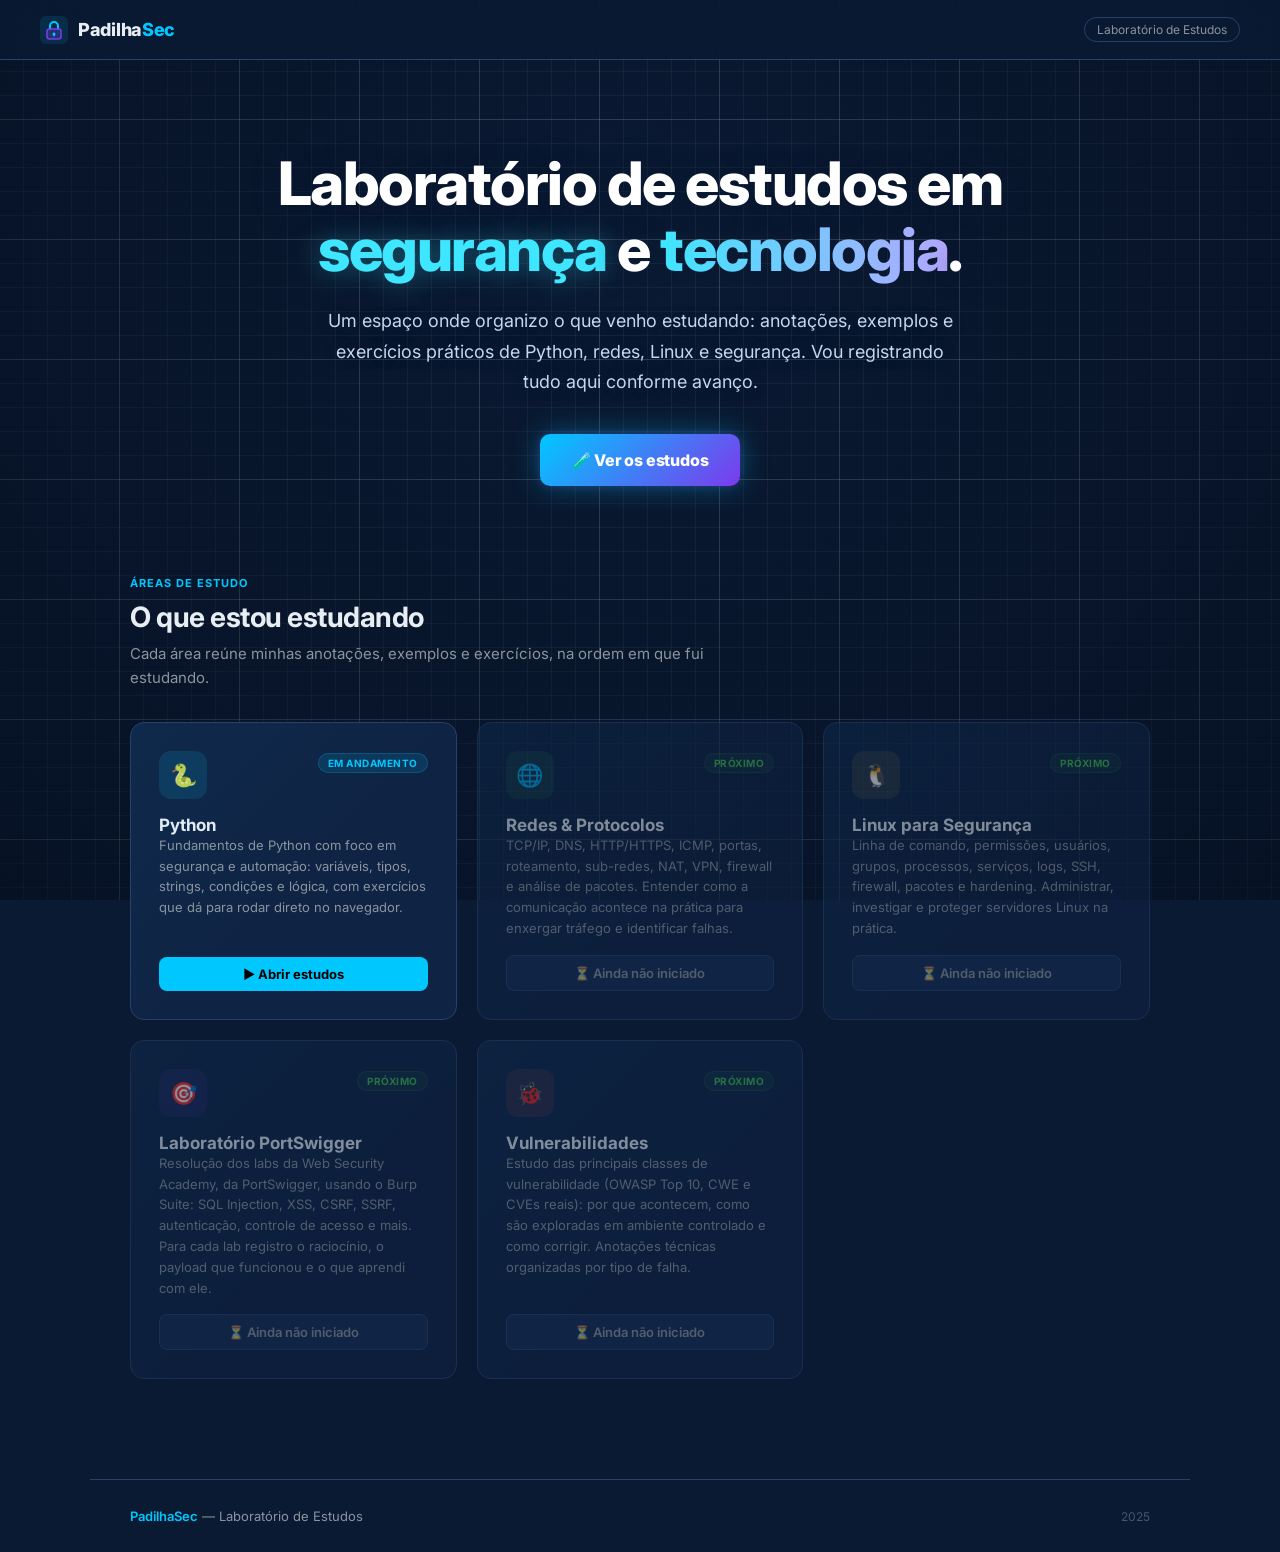
<file: index.html>
<!DOCTYPE html>
<html lang="pt-BR">

<head>
  <meta charset="UTF-8" />
  <meta name="viewport" content="width=device-width, initial-scale=1.0" />
  <title>PadilhaSec — Laboratório de Estudos</title>

  <link
    href="https://fonts.googleapis.com/css2?family=Inter:wght@400;500;600;700;800&family=JetBrains+Mono:wght@400;500&display=swap"
    rel="stylesheet" />
  <link rel="stylesheet" href="css/home.css?v=5" />
</head>

<body>

  <!-- ─── NAV ─────────────────────────────────────────────────────────── -->
  <nav class="nav">
    <a href="index.html" class="nav-logo">
      <svg viewBox="0 0 28 28" fill="none">
        <rect width="28" height="28" rx="6" fill="#00c8ff" fill-opacity=".12" />
        <path d="M10 13V10a4 4 0 0 1 8 0v3" stroke="#00c8ff" stroke-width="2" stroke-linecap="round" stroke-linejoin="round"/>
        <rect x="7" y="13" width="14" height="10" rx="2.5" fill="#7c3aed" fill-opacity=".25" stroke="#7c3aed" stroke-width="1.5"/>
        <circle cx="14" cy="18" r="1.5" fill="#00c8ff"/>
        <rect x="13.2" y="18" width="1.6" height="2.5" rx=".8" fill="#00c8ff"/>
      </svg>
      <span class="nav-title">Padilha<span>Sec</span></span>
    </a>
    <div class="nav-right">
      <span class="nav-tag">Laboratório de Estudos</span>
    </div>
  </nav>

  <!-- ─── HERO ─────────────────────────────────────────────────────────── -->
  <section class="hero">
    <div class="hero-content">
      <h1 class="hero-title">
        Laboratório de estudos em <span class="accent">segurança</span> e <span class="accent2">tecnologia</span>.
      </h1>

      <p class="hero-desc">
        Um espaço onde organizo o que venho estudando: anotações, exemplos e exercícios práticos de Python, redes, Linux e segurança. Vou registrando tudo aqui conforme avanço.
      </p>

      <div class="hero-actions">
        <a href="#modulos" class="btn-hero-main">
          🧪 Ver os estudos
        </a>
      </div>
    </div>

  </section>


  <!-- ─── MODULES ───────────────────────────────────────────────────────── -->
  <section class="modules-section" id="modulos">
    <div class="section-header">
      <div class="section-eyebrow">Áreas de Estudo</div>
      <h2 class="section-title">O que estou estudando</h2>
      <p class="section-desc">
        Cada área reúne minhas anotações, exemplos e exercícios, na ordem em que fui estudando.
      </p>
    </div>

    <div class="modules-grid">

      <!-- Python — ATIVO -->
      <div class="module-card">
        <div class="module-header">
          <div class="module-icon icon-python">🐍</div>
          <span class="module-status status-active">Em andamento</span>
        </div>
        <div>
          <div class="module-title">Python</div>
          <p class="module-desc">
            Fundamentos de Python com foco em segurança e automação: variáveis, tipos, strings, condições e lógica,
            com exercícios que dá para rodar direto no navegador.
          </p>
        </div>
        <div class="module-footer">
          <a href="python.html" class="btn-module">▶ Abrir estudos</a>
        </div>
      </div>

      <!-- Redes — EM BREVE -->
      <div class="module-card locked">
        <div class="module-header">
          <div class="module-icon icon-network">🌐</div>
          <span class="module-status status-soon">Próximo</span>
        </div>
        <div>
          <div class="module-title">Redes & Protocolos</div>
          <p class="module-desc">
            TCP/IP, DNS, HTTP/HTTPS, ICMP, portas, roteamento, sub-redes, NAT, VPN, firewall e análise de pacotes.
            Entender como a comunicação acontece na prática para enxergar tráfego e identificar falhas.
          </p>
        </div>
        <div class="module-footer">
          <span class="btn-module-disabled">⏳ Ainda não iniciado</span>
        </div>
      </div>

      <!-- Linux — EM BREVE -->
      <div class="module-card locked">
        <div class="module-header">
          <div class="module-icon icon-linux">🐧</div>
          <span class="module-status status-soon">Próximo</span>
        </div>
        <div>
          <div class="module-title">Linux para Segurança</div>
          <p class="module-desc">
            Linha de comando, permissões, usuários, grupos, processos, serviços, logs, SSH, firewall, pacotes e hardening.
            Administrar, investigar e proteger servidores Linux na prática.
          </p>
        </div>
        <div class="module-footer">
          <span class="btn-module-disabled">⏳ Ainda não iniciado</span>
        </div>
      </div>

      <!-- PortSwigger — PRÓXIMO -->
      <div class="module-card locked">
        <div class="module-header">
          <div class="module-icon icon-ad">🎯</div>
          <span class="module-status status-soon">Próximo</span>
        </div>
        <div>
          <div class="module-title">Laboratório PortSwigger</div>
          <p class="module-desc">
            Resolução dos labs da Web Security Academy, da PortSwigger, usando o Burp Suite: SQL Injection, XSS, CSRF, SSRF, autenticação, controle de acesso e mais.
            Para cada lab registro o raciocínio, o payload que funcionou e o que aprendi com ele.
          </p>
        </div>
        <div class="module-footer">
          <span class="btn-module-disabled">⏳ Ainda não iniciado</span>
        </div>
      </div>

      <!-- Vulnerabilidades — PRÓXIMO -->
      <div class="module-card locked">
        <div class="module-header">
          <div class="module-icon icon-pentest">🐞</div>
          <span class="module-status status-soon">Próximo</span>
        </div>
        <div>
          <div class="module-title">Vulnerabilidades</div>
          <p class="module-desc">
            Estudo das principais classes de vulnerabilidade (OWASP Top 10, CWE e CVEs reais): por que acontecem, como são exploradas em ambiente controlado e como corrigir.
            Anotações técnicas organizadas por tipo de falha.
          </p>
        </div>
        <div class="module-footer">
          <span class="btn-module-disabled">⏳ Ainda não iniciado</span>
        </div>
      </div>

    </div>
  </section>

  <!-- ─── FOOTER ─────────────────────────────────────────────────────────── -->
  <footer>
    <div class="footer">
      <div class="footer-left">
        <span>PadilhaSec</span> — Laboratório de Estudos
      </div>
      <div class="footer-right">2025</div>
    </div>
  </footer>

</body>

</html>
</file>
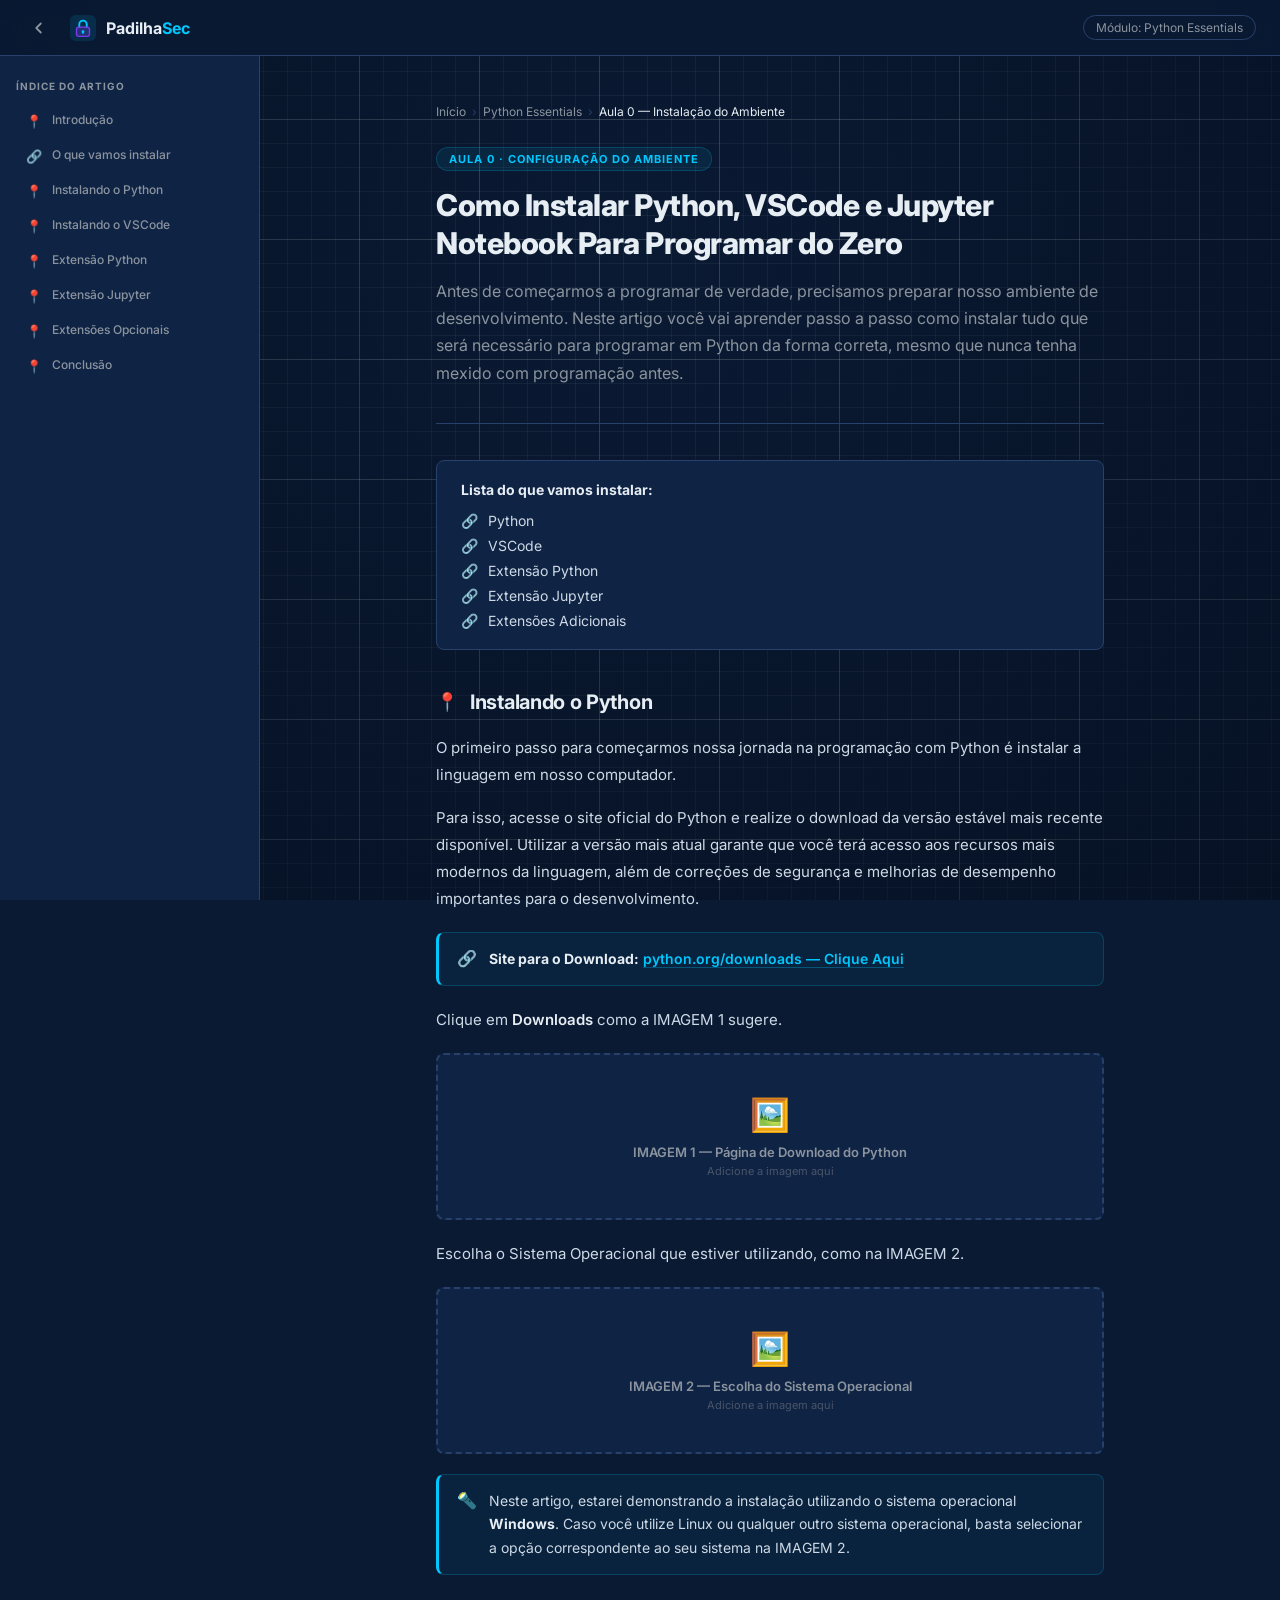
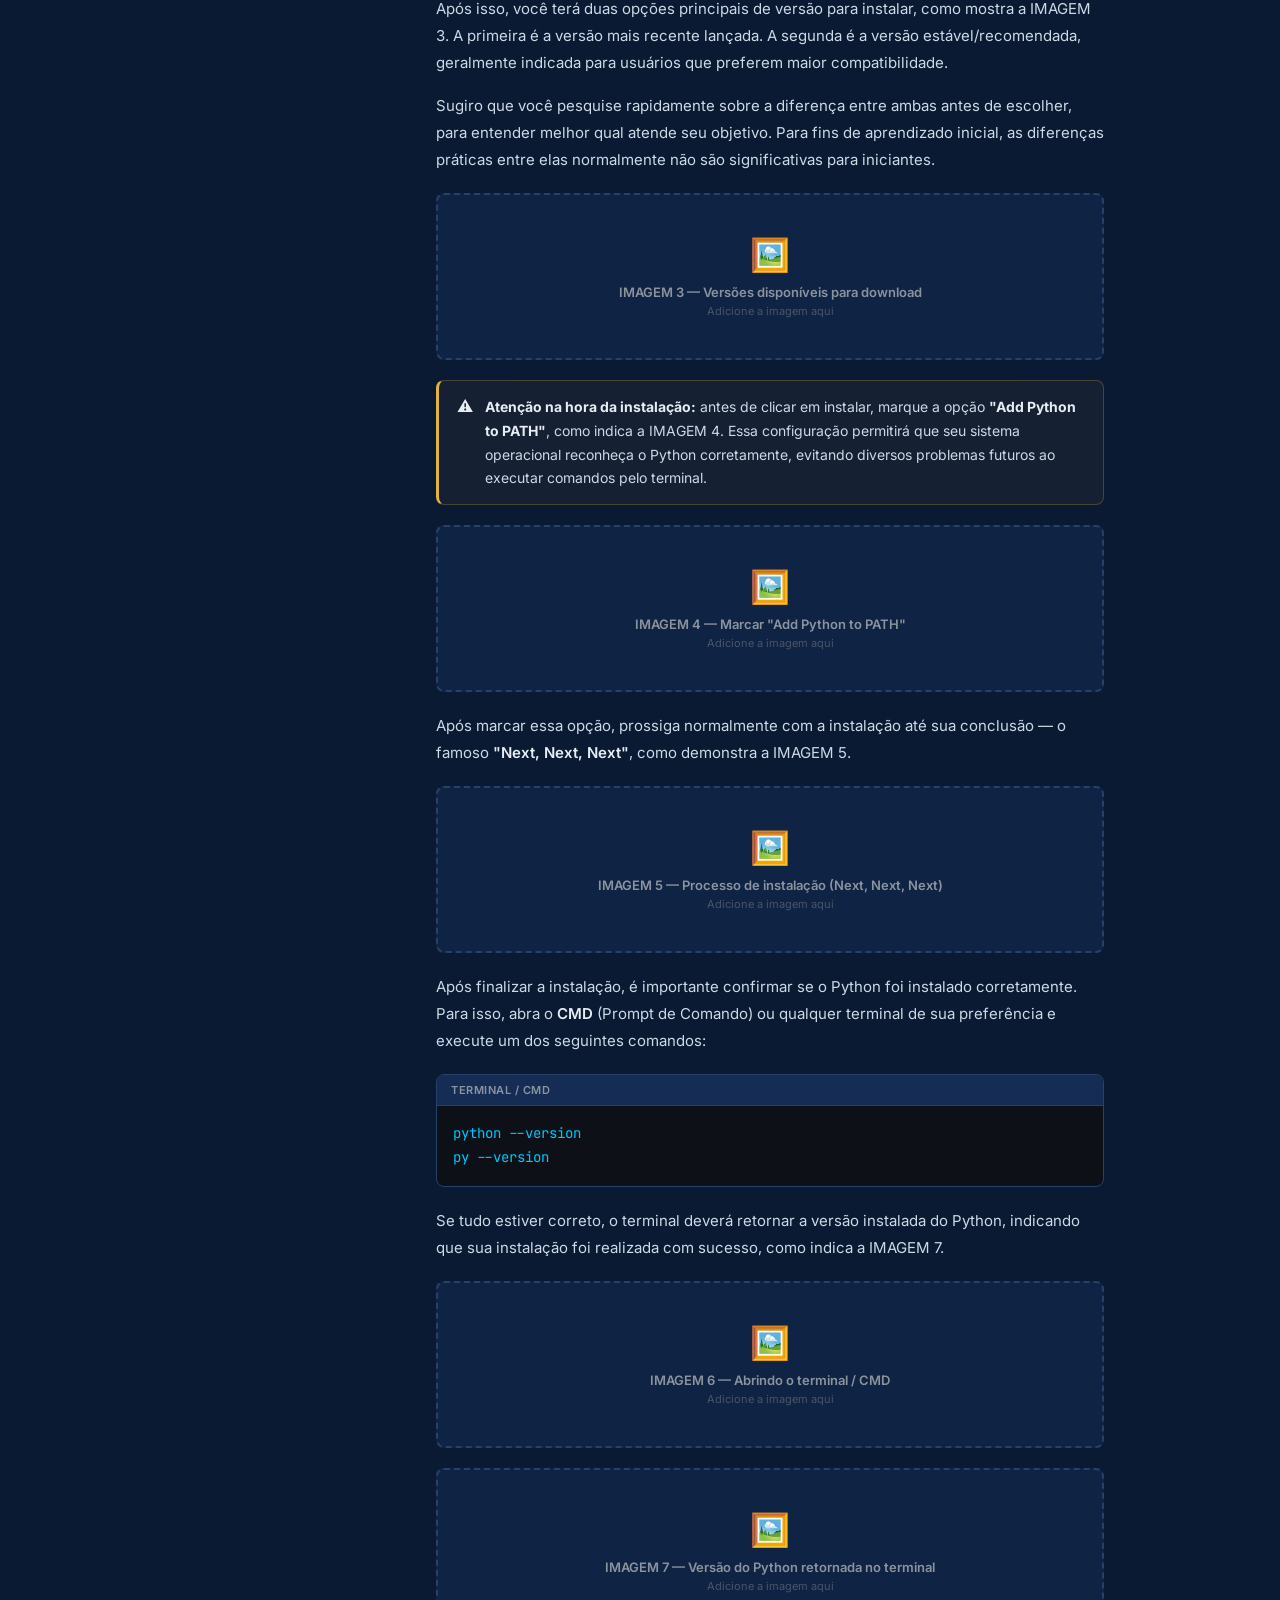
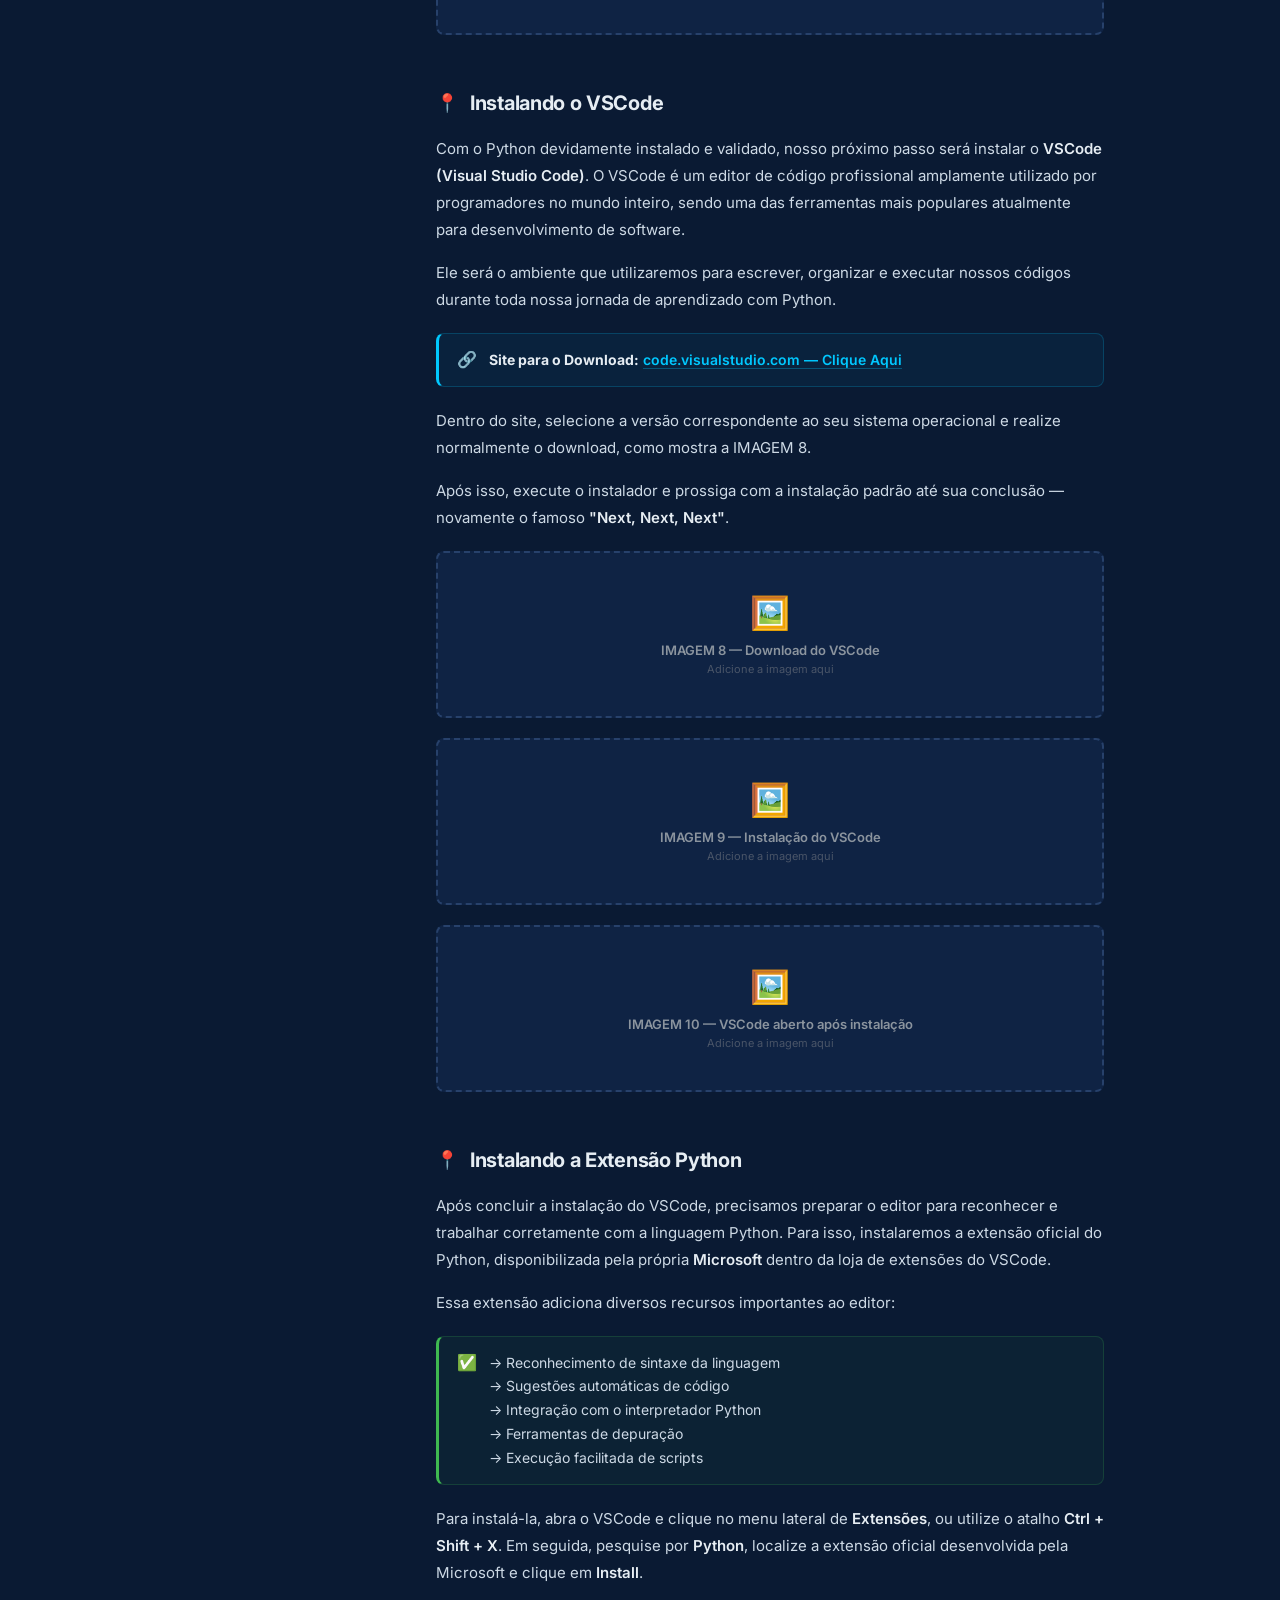
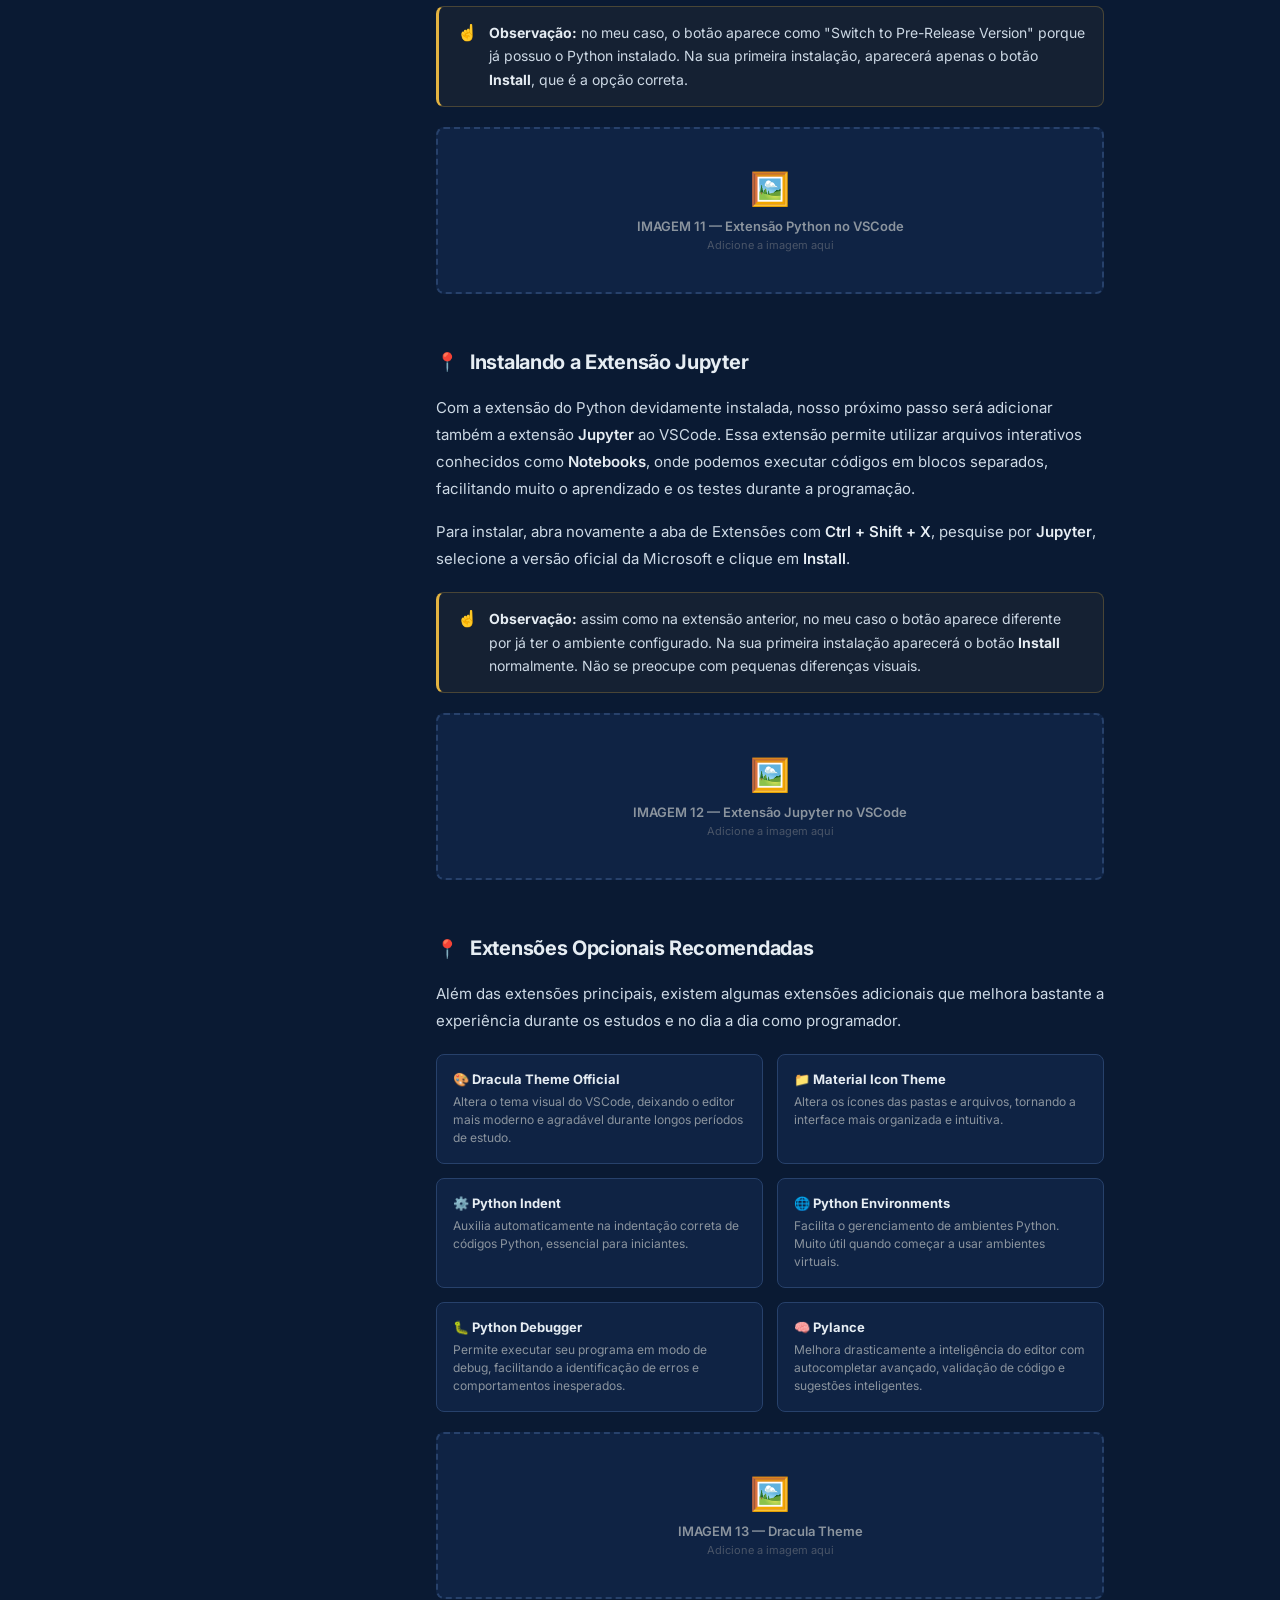
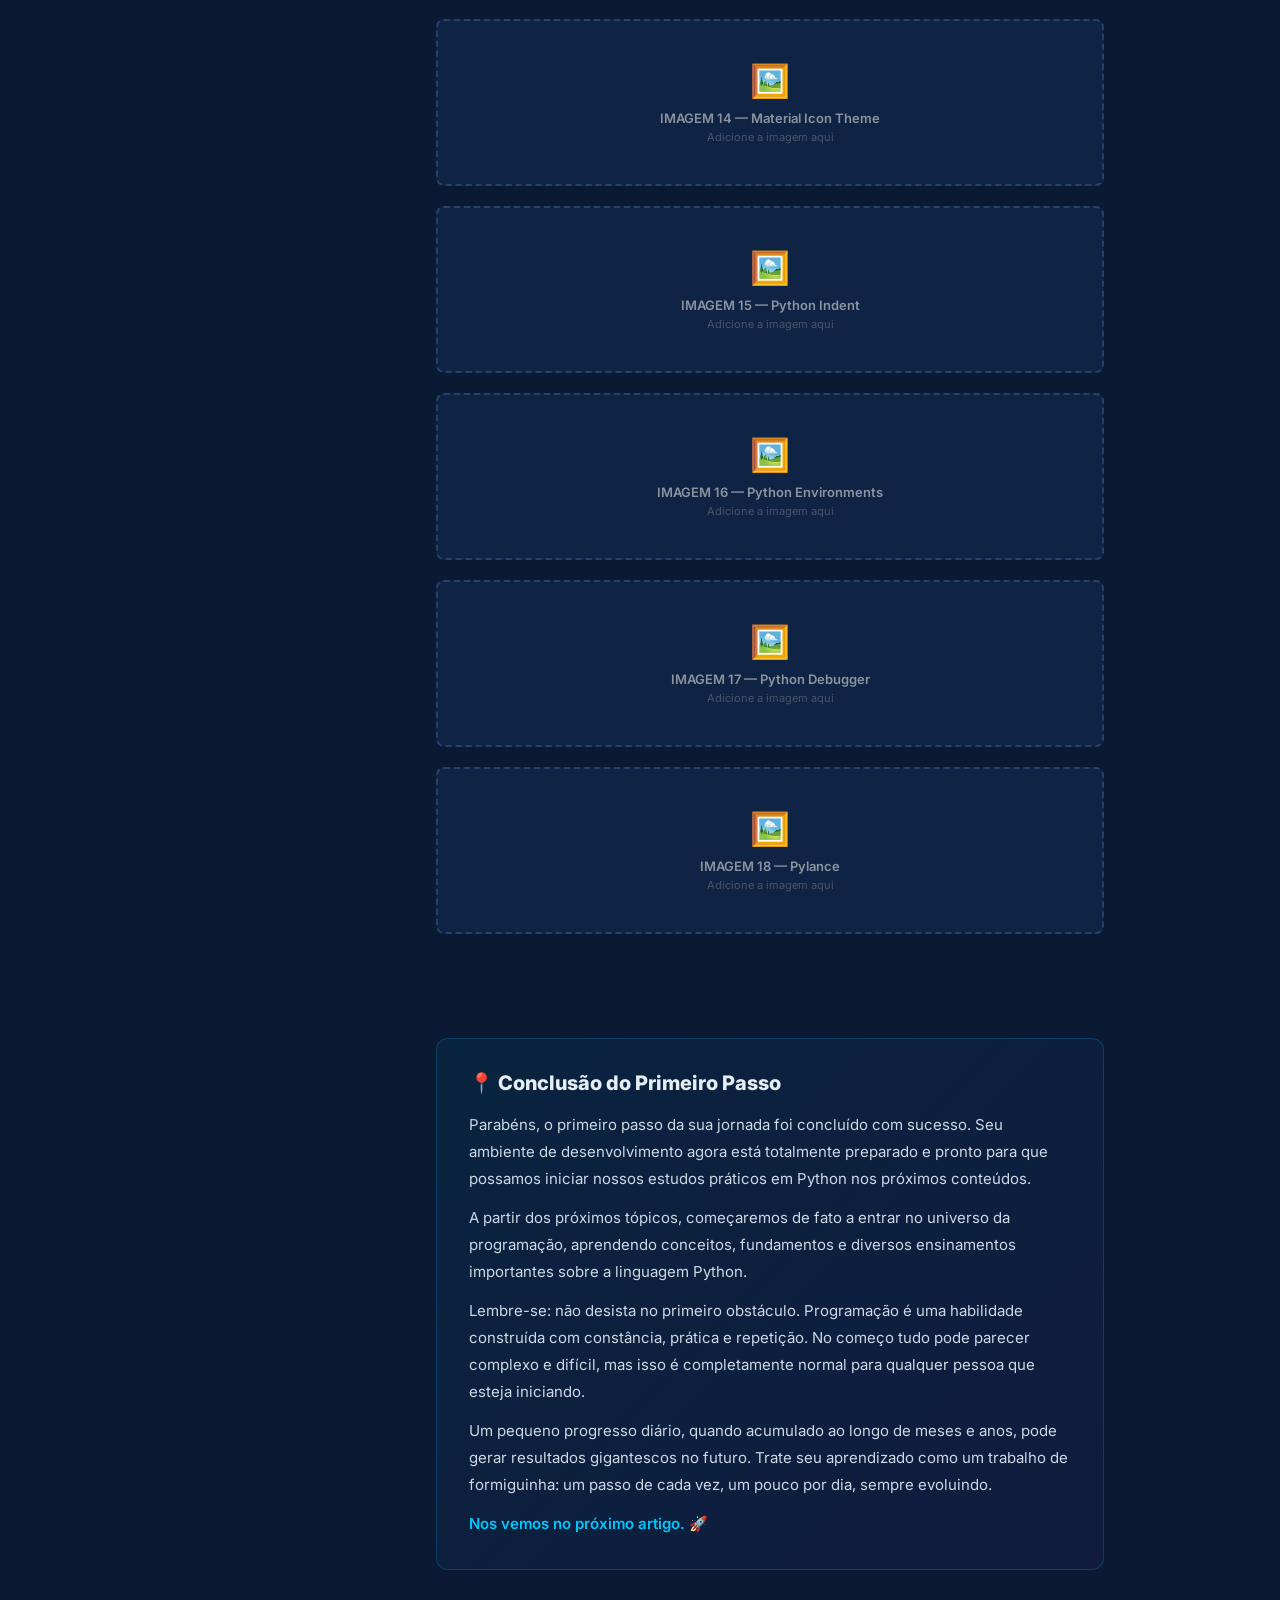
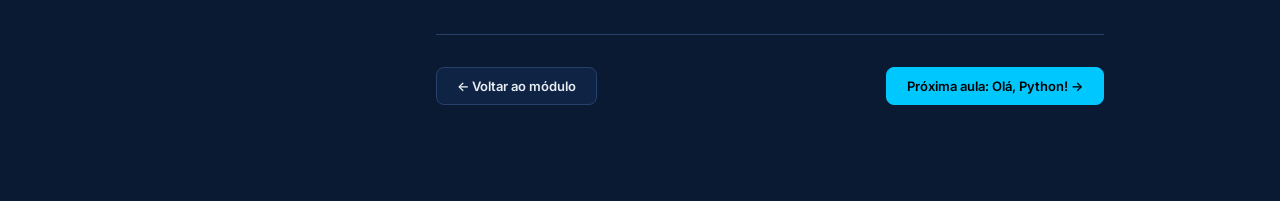
<file: instalacao.html>
<!DOCTYPE html>
<html lang="pt-BR">

<head>
  <meta charset="UTF-8" />
  <meta name="viewport" content="width=device-width, initial-scale=1.0" />
  <title>Instalação do Ambiente — PadilhaSec</title>
  <link
    href="https://fonts.googleapis.com/css2?family=Inter:wght@400;500;600;700;800&family=JetBrains+Mono:wght@400;500&display=swap"
    rel="stylesheet" />
  <link rel="stylesheet" href="css/article.css?v=3" />
</head>

<body>

  <!-- TOPBAR -->
  <header class="topbar">
    <a href="python.html" class="topbar-back" title="Voltar ao módulo">
      <svg viewBox="0 0 20 20" fill="none" width="18" height="18">
        <path d="M12 15L7 10L12 5" stroke="currentColor" stroke-width="2" stroke-linecap="round" stroke-linejoin="round"/>
      </svg>
    </a>
    <a href="index.html" class="topbar-logo">
      <svg viewBox="0 0 28 28" fill="none">
        <rect width="28" height="28" rx="6" fill="#00c8ff" fill-opacity=".12" />
        <path d="M10 13V10a4 4 0 0 1 8 0v3" stroke="#00c8ff" stroke-width="2" stroke-linecap="round" stroke-linejoin="round"/>
        <rect x="7" y="13" width="14" height="10" rx="2.5" fill="#7c3aed" fill-opacity=".25" stroke="#7c3aed" stroke-width="1.5"/>
        <circle cx="14" cy="18" r="1.5" fill="#00c8ff"/>
        <rect x="13.2" y="18" width="1.6" height="2.5" rx=".8" fill="#00c8ff"/>
      </svg>
      <span class="topbar-title">Padilha<span>Sec</span></span>
    </a>
    <div class="topbar-right">
      <span class="topbar-module">Módulo: Python Essentials</span>
    </div>
  </header>

  <div class="page-wrap">

    <!-- SIDEBAR / ÍNDICE -->
    <aside class="article-sidebar">
      <div class="sidebar-label">Índice do Artigo</div>

      <a href="#intro" class="toc-item active">
        <span class="toc-pin">📍</span>
        <span class="toc-text">Introdução</span>
      </a>
      <a href="#lista" class="toc-item">
        <span class="toc-pin">🔗</span>
        <span class="toc-text">O que vamos instalar</span>
      </a>
      <a href="#python" class="toc-item">
        <span class="toc-pin">📍</span>
        <span class="toc-text">Instalando o Python</span>
      </a>
      <a href="#vscode" class="toc-item">
        <span class="toc-pin">📍</span>
        <span class="toc-text">Instalando o VSCode</span>
      </a>
      <a href="#ext-python" class="toc-item">
        <span class="toc-pin">📍</span>
        <span class="toc-text">Extensão Python</span>
      </a>
      <a href="#ext-jupyter" class="toc-item">
        <span class="toc-pin">📍</span>
        <span class="toc-text">Extensão Jupyter</span>
      </a>
      <a href="#ext-opcionais" class="toc-item">
        <span class="toc-pin">📍</span>
        <span class="toc-text">Extensões Opcionais</span>
      </a>
      <a href="#conclusao" class="toc-item">
        <span class="toc-pin">📍</span>
        <span class="toc-text">Conclusão</span>
      </a>
    </aside>

    <!-- ARTIGO -->
    <main class="article-main">

      <!-- Breadcrumb -->
      <div class="breadcrumb">
        <a href="index.html">Início</a>
        <span class="breadcrumb-sep">›</span>
        <a href="python.html">Python Essentials</a>
        <span class="breadcrumb-sep">›</span>
        <span class="breadcrumb-current">Aula 0 — Instalação do Ambiente</span>
      </div>

      <!-- Header -->
      <span class="article-eyebrow">Aula 0 · Configuração do Ambiente</span>
      <h1 class="article-title" id="intro">
        <span id="intro-anchor" class="section-anchor"></span>
        Como Instalar Python, VSCode e Jupyter Notebook Para Programar do Zero
      </h1>
      <p class="article-lead">
        Antes de começarmos a programar de verdade, precisamos preparar nosso ambiente de desenvolvimento.
        Neste artigo você vai aprender passo a passo como instalar tudo que será necessário para programar
        em Python da forma correta, mesmo que nunca tenha mexido com programação antes.
      </p>

      <!-- Lista do que vamos instalar -->
      <span class="section-anchor" id="lista"></span>
      <div class="install-list">
        <div class="install-list-title">Lista do que vamos instalar:</div>
        <ul>
          <li>Python</li>
          <li>VSCode</li>
          <li>Extensão Python</li>
          <li>Extensão Jupyter</li>
          <li>Extensões Adicionais</li>
        </ul>
      </div>

      <!-- ── SEÇÃO: Python ───────────────────────────────────────── -->
      <section class="article-section">
        <span class="section-anchor" id="python"></span>
        <div class="section-title-line">
          <span class="section-pin">📍</span>
          <h2 class="section-heading">Instalando o Python</h2>
        </div>

        <div class="prose">
          <p>
            O primeiro passo para começarmos nossa jornada na programação com Python é instalar a linguagem
            em nosso computador.
          </p>
          <p>
            Para isso, acesse o site oficial do Python e realize o download da versão estável mais recente
            disponível. Utilizar a versão mais atual garante que você terá acesso aos recursos mais modernos
            da linguagem, além de correções de segurança e melhorias de desempenho importantes para o
            desenvolvimento.
          </p>
        </div>

        <div class="callout callout-info">
          <span class="callout-icon">🔗</span>
          <div class="callout-body">
            <strong>Site para o Download:</strong>
            <a href="https://www.python.org/downloads/" target="_blank" rel="noopener" class="link-styled">
              python.org/downloads — Clique Aqui
            </a>
          </div>
        </div>

        <div class="prose">
          <p>Clique em <strong>Downloads</strong> como a IMAGEM 1 sugere.</p>
        </div>
        <div class="img-placeholder">
          <div class="img-placeholder-icon">🖼️</div>
          <div class="img-placeholder-label">IMAGEM 1 — Página de Download do Python</div>
          <div class="img-placeholder-hint">Adicione a imagem aqui</div>
        </div>

        <div class="prose">
          <p>Escolha o Sistema Operacional que estiver utilizando, como na IMAGEM 2.</p>
        </div>
        <div class="img-placeholder">
          <div class="img-placeholder-icon">🖼️</div>
          <div class="img-placeholder-label">IMAGEM 2 — Escolha do Sistema Operacional</div>
          <div class="img-placeholder-hint">Adicione a imagem aqui</div>
        </div>

        <div class="callout callout-info">
          <span class="callout-icon">🔦</span>
          <div class="callout-body">
            Neste artigo, estarei demonstrando a instalação utilizando o sistema operacional <strong>Windows</strong>.
            Caso você utilize Linux ou qualquer outro sistema operacional, basta selecionar a opção
            correspondente ao seu sistema na IMAGEM 2.
          </div>
        </div>

        <div class="prose">
          <p>
            Após isso, você terá duas opções principais de versão para instalar, como mostra a IMAGEM 3.
            A primeira é a versão mais recente lançada. A segunda é a versão estável/recomendada, geralmente
            indicada para usuários que preferem maior compatibilidade.
          </p>
          <p>
            Sugiro que você pesquise rapidamente sobre a diferença entre ambas antes de escolher, para entender
            melhor qual atende seu objetivo. Para fins de aprendizado inicial, as diferenças práticas entre elas
            normalmente não são significativas para iniciantes.
          </p>
        </div>
        <div class="img-placeholder">
          <div class="img-placeholder-icon">🖼️</div>
          <div class="img-placeholder-label">IMAGEM 3 — Versões disponíveis para download</div>
          <div class="img-placeholder-hint">Adicione a imagem aqui</div>
        </div>

        <div class="callout callout-warn">
          <span class="callout-icon">⚠️</span>
          <div class="callout-body">
            <strong>Atenção na hora da instalação:</strong> antes de clicar em instalar, marque a opção
            <strong>"Add Python to PATH"</strong>, como indica a IMAGEM 4. Essa configuração permitirá que
            seu sistema operacional reconheça o Python corretamente, evitando diversos problemas futuros ao
            executar comandos pelo terminal.
          </div>
        </div>

        <div class="img-placeholder">
          <div class="img-placeholder-icon">🖼️</div>
          <div class="img-placeholder-label">IMAGEM 4 — Marcar "Add Python to PATH"</div>
          <div class="img-placeholder-hint">Adicione a imagem aqui</div>
        </div>

        <div class="prose">
          <p>
            Após marcar essa opção, prossiga normalmente com a instalação até sua conclusão —
            o famoso <strong>"Next, Next, Next"</strong>, como demonstra a IMAGEM 5.
          </p>
        </div>
        <div class="img-placeholder">
          <div class="img-placeholder-icon">🖼️</div>
          <div class="img-placeholder-label">IMAGEM 5 — Processo de instalação (Next, Next, Next)</div>
          <div class="img-placeholder-hint">Adicione a imagem aqui</div>
        </div>

        <div class="prose">
          <p>
            Após finalizar a instalação, é importante confirmar se o Python foi instalado corretamente.
            Para isso, abra o <strong>CMD</strong> (Prompt de Comando) ou qualquer terminal de sua preferência
            e execute um dos seguintes comandos:
          </p>
        </div>

        <div class="code-block">
          <div class="code-block-header">Terminal / CMD</div>
          <pre>python --version
py --version</pre>
        </div>

        <div class="prose">
          <p>
            Se tudo estiver correto, o terminal deverá retornar a versão instalada do Python,
            indicando que sua instalação foi realizada com sucesso, como indica a IMAGEM 7.
          </p>
        </div>

        <div class="img-placeholder">
          <div class="img-placeholder-icon">🖼️</div>
          <div class="img-placeholder-label">IMAGEM 6 — Abrindo o terminal / CMD</div>
          <div class="img-placeholder-hint">Adicione a imagem aqui</div>
        </div>
        <div class="img-placeholder">
          <div class="img-placeholder-icon">🖼️</div>
          <div class="img-placeholder-label">IMAGEM 7 — Versão do Python retornada no terminal</div>
          <div class="img-placeholder-hint">Adicione a imagem aqui</div>
        </div>
      </section>

      <!-- ── SEÇÃO: VSCode ───────────────────────────────────────── -->
      <section class="article-section">
        <span class="section-anchor" id="vscode"></span>
        <div class="section-title-line">
          <span class="section-pin">📍</span>
          <h2 class="section-heading">Instalando o VSCode</h2>
        </div>

        <div class="prose">
          <p>
            Com o Python devidamente instalado e validado, nosso próximo passo será instalar o
            <strong>VSCode (Visual Studio Code)</strong>. O VSCode é um editor de código profissional
            amplamente utilizado por programadores no mundo inteiro, sendo uma das ferramentas mais
            populares atualmente para desenvolvimento de software.
          </p>
          <p>
            Ele será o ambiente que utilizaremos para escrever, organizar e executar nossos códigos
            durante toda nossa jornada de aprendizado com Python.
          </p>
        </div>

        <div class="callout callout-info">
          <span class="callout-icon">🔗</span>
          <div class="callout-body">
            <strong>Site para o Download:</strong>
            <a href="https://code.visualstudio.com/" target="_blank" rel="noopener" class="link-styled">
              code.visualstudio.com — Clique Aqui
            </a>
          </div>
        </div>

        <div class="prose">
          <p>
            Dentro do site, selecione a versão correspondente ao seu sistema operacional e realize
            normalmente o download, como mostra a IMAGEM 8.
          </p>
          <p>
            Após isso, execute o instalador e prossiga com a instalação padrão até sua conclusão —
            novamente o famoso <strong>"Next, Next, Next"</strong>.
          </p>
        </div>

        <div class="img-placeholder">
          <div class="img-placeholder-icon">🖼️</div>
          <div class="img-placeholder-label">IMAGEM 8 — Download do VSCode</div>
          <div class="img-placeholder-hint">Adicione a imagem aqui</div>
        </div>
        <div class="img-placeholder">
          <div class="img-placeholder-icon">🖼️</div>
          <div class="img-placeholder-label">IMAGEM 9 — Instalação do VSCode</div>
          <div class="img-placeholder-hint">Adicione a imagem aqui</div>
        </div>
        <div class="img-placeholder">
          <div class="img-placeholder-icon">🖼️</div>
          <div class="img-placeholder-label">IMAGEM 10 — VSCode aberto após instalação</div>
          <div class="img-placeholder-hint">Adicione a imagem aqui</div>
        </div>
      </section>

      <!-- ── SEÇÃO: Extensão Python ─────────────────────────────── -->
      <section class="article-section">
        <span class="section-anchor" id="ext-python"></span>
        <div class="section-title-line">
          <span class="section-pin">📍</span>
          <h2 class="section-heading">Instalando a Extensão Python</h2>
        </div>

        <div class="prose">
          <p>
            Após concluir a instalação do VSCode, precisamos preparar o editor para reconhecer e trabalhar
            corretamente com a linguagem Python. Para isso, instalaremos a extensão oficial do Python,
            disponibilizada pela própria <strong>Microsoft</strong> dentro da loja de extensões do VSCode.
          </p>
          <p>Essa extensão adiciona diversos recursos importantes ao editor:</p>
        </div>

        <div class="callout callout-success">
          <span class="callout-icon">✅</span>
          <div class="callout-body">
            → Reconhecimento de sintaxe da linguagem<br/>
            → Sugestões automáticas de código<br/>
            → Integração com o interpretador Python<br/>
            → Ferramentas de depuração<br/>
            → Execução facilitada de scripts
          </div>
        </div>

        <div class="prose">
          <p>
            Para instalá-la, abra o VSCode e clique no menu lateral de <strong>Extensões</strong>,
            ou utilize o atalho <strong>Ctrl + Shift + X</strong>. Em seguida, pesquise por
            <strong>Python</strong>, localize a extensão oficial desenvolvida pela Microsoft e clique em
            <strong>Install</strong>.
          </p>
        </div>

        <div class="callout callout-warn">
          <span class="callout-icon">☝️</span>
          <div class="callout-body">
            <strong>Observação:</strong> no meu caso, o botão aparece como "Switch to Pre-Release Version"
            porque já possuo o Python instalado. Na sua primeira instalação, aparecerá apenas o botão
            <strong>Install</strong>, que é a opção correta.
          </div>
        </div>

        <div class="img-placeholder">
          <div class="img-placeholder-icon">🖼️</div>
          <div class="img-placeholder-label">IMAGEM 11 — Extensão Python no VSCode</div>
          <div class="img-placeholder-hint">Adicione a imagem aqui</div>
        </div>
      </section>

      <!-- ── SEÇÃO: Extensão Jupyter ────────────────────────────── -->
      <section class="article-section">
        <span class="section-anchor" id="ext-jupyter"></span>
        <div class="section-title-line">
          <span class="section-pin">📍</span>
          <h2 class="section-heading">Instalando a Extensão Jupyter</h2>
        </div>

        <div class="prose">
          <p>
            Com a extensão do Python devidamente instalada, nosso próximo passo será adicionar também a
            extensão <strong>Jupyter</strong> ao VSCode. Essa extensão permite utilizar arquivos interativos
            conhecidos como <strong>Notebooks</strong>, onde podemos executar códigos em blocos separados,
            facilitando muito o aprendizado e os testes durante a programação.
          </p>
          <p>
            Para instalar, abra novamente a aba de Extensões com <strong>Ctrl + Shift + X</strong>,
            pesquise por <strong>Jupyter</strong>, selecione a versão oficial da Microsoft e clique em
            <strong>Install</strong>.
          </p>
        </div>

        <div class="callout callout-warn">
          <span class="callout-icon">☝️</span>
          <div class="callout-body">
            <strong>Observação:</strong> assim como na extensão anterior, no meu caso o botão aparece
            diferente por já ter o ambiente configurado. Na sua primeira instalação aparecerá o botão
            <strong>Install</strong> normalmente. Não se preocupe com pequenas diferenças visuais.
          </div>
        </div>

        <div class="img-placeholder">
          <div class="img-placeholder-icon">🖼️</div>
          <div class="img-placeholder-label">IMAGEM 12 — Extensão Jupyter no VSCode</div>
          <div class="img-placeholder-hint">Adicione a imagem aqui</div>
        </div>
      </section>

      <!-- ── SEÇÃO: Extensões Opcionais ────────────────────────── -->
      <section class="article-section">
        <span class="section-anchor" id="ext-opcionais"></span>
        <div class="section-title-line">
          <span class="section-pin">📍</span>
          <h2 class="section-heading">Extensões Opcionais Recomendadas</h2>
        </div>

        <div class="prose">
          <p>
            Além das extensões principais, existem algumas extensões adicionais que melhora bastante
            a experiência durante os estudos e no dia a dia como programador.
          </p>
        </div>

        <div class="ext-grid">
          <div class="ext-card">
            <div class="ext-name">🎨 Dracula Theme Official</div>
            <div class="ext-desc">Altera o tema visual do VSCode, deixando o editor mais moderno e agradável durante longos períodos de estudo.</div>
          </div>
          <div class="ext-card">
            <div class="ext-name">📁 Material Icon Theme</div>
            <div class="ext-desc">Altera os ícones das pastas e arquivos, tornando a interface mais organizada e intuitiva.</div>
          </div>
          <div class="ext-card">
            <div class="ext-name">⚙️ Python Indent</div>
            <div class="ext-desc">Auxilia automaticamente na indentação correta de códigos Python, essencial para iniciantes.</div>
          </div>
          <div class="ext-card">
            <div class="ext-name">🌐 Python Environments</div>
            <div class="ext-desc">Facilita o gerenciamento de ambientes Python. Muito útil quando começar a usar ambientes virtuais.</div>
          </div>
          <div class="ext-card">
            <div class="ext-name">🐛 Python Debugger</div>
            <div class="ext-desc">Permite executar seu programa em modo de debug, facilitando a identificação de erros e comportamentos inesperados.</div>
          </div>
          <div class="ext-card">
            <div class="ext-name">🧠 Pylance</div>
            <div class="ext-desc">Melhora drasticamente a inteligência do editor com autocompletar avançado, validação de código e sugestões inteligentes.</div>
          </div>
        </div>

        <div class="img-placeholder">
          <div class="img-placeholder-icon">🖼️</div>
          <div class="img-placeholder-label">IMAGEM 13 — Dracula Theme</div>
          <div class="img-placeholder-hint">Adicione a imagem aqui</div>
        </div>
        <div class="img-placeholder">
          <div class="img-placeholder-icon">🖼️</div>
          <div class="img-placeholder-label">IMAGEM 14 — Material Icon Theme</div>
          <div class="img-placeholder-hint">Adicione a imagem aqui</div>
        </div>
        <div class="img-placeholder">
          <div class="img-placeholder-icon">🖼️</div>
          <div class="img-placeholder-label">IMAGEM 15 — Python Indent</div>
          <div class="img-placeholder-hint">Adicione a imagem aqui</div>
        </div>
        <div class="img-placeholder">
          <div class="img-placeholder-icon">🖼️</div>
          <div class="img-placeholder-label">IMAGEM 16 — Python Environments</div>
          <div class="img-placeholder-hint">Adicione a imagem aqui</div>
        </div>
        <div class="img-placeholder">
          <div class="img-placeholder-icon">🖼️</div>
          <div class="img-placeholder-label">IMAGEM 17 — Python Debugger</div>
          <div class="img-placeholder-hint">Adicione a imagem aqui</div>
        </div>
        <div class="img-placeholder">
          <div class="img-placeholder-icon">🖼️</div>
          <div class="img-placeholder-label">IMAGEM 18 — Pylance</div>
          <div class="img-placeholder-hint">Adicione a imagem aqui</div>
        </div>
      </section>

      <!-- ── CONCLUSÃO ───────────────────────────────────────────── -->
      <span class="section-anchor" id="conclusao"></span>
      <div class="conclusion-block">
        <h3>📍 Conclusão do Primeiro Passo</h3>
        <p>
          Parabéns, o primeiro passo da sua jornada foi concluído com sucesso. Seu ambiente de
          desenvolvimento agora está totalmente preparado e pronto para que possamos iniciar nossos
          estudos práticos em Python nos próximos conteúdos.
        </p>
        <p>
          A partir dos próximos tópicos, começaremos de fato a entrar no universo da programação,
          aprendendo conceitos, fundamentos e diversos ensinamentos importantes sobre a linguagem Python.
        </p>
        <p>
          Lembre-se: não desista no primeiro obstáculo. Programação é uma habilidade construída com
          constância, prática e repetição. No começo tudo pode parecer complexo e difícil, mas isso é
          completamente normal para qualquer pessoa que esteja iniciando.
        </p>
        <p>
          Um pequeno progresso diário, quando acumulado ao longo de meses e anos, pode gerar resultados
          gigantescos no futuro. Trate seu aprendizado como um trabalho de formiguinha: um passo de cada
          vez, um pouco por dia, sempre evoluindo.
        </p>
        <p>Nos vemos no próximo artigo. 🚀</p>
      </div>

      <!-- Navegação inferior -->
      <div class="article-nav">
        <a href="python.html" class="btn-art-nav">← Voltar ao módulo</a>
        <a href="python.html" class="btn-art-nav next">Próxima aula: Olá, Python! →</a>
      </div>

    </main>
  </div>

  <script>
    // Highlight sidebar item on scroll
    const anchors = document.querySelectorAll('.section-anchor[id]');
    const tocItems = document.querySelectorAll('.toc-item');
    window.addEventListener('scroll', () => {
      let current = '';
      anchors.forEach(a => {
        if (window.scrollY >= a.offsetTop - 120) current = a.id;
      });
      tocItems.forEach(item => {
        item.classList.remove('active');
        if (item.getAttribute('href') === '#' + current) item.classList.add('active');
      });
    });
  </script>

</body>
</html>
</file>
<file: css/home.css>
/* ─── RESET ──────────────────────────────────────────────────────────────── */
*, *::before, *::after { box-sizing: border-box; margin: 0; padding: 0; }

/* ─── TOKENS ─────────────────────────────────────────────────────────────── */
:root {
  --bg:      #0a1a33;
  --surface: #0f2344;
  --surface2: #152d54;
  --border:  #27416b;
  --accent:  #00c8ff;
  --accent2: #7c3aed;
  --green:   #3fb950;
  --red:     #f85149;
  --yellow:  #e3b341;
  --text:    #e6edf3;
  --muted:   #8b949e;
  --radius:  10px;
}

html, body {
  min-height: 100%;
  font-family: 'Inter', sans-serif;
  background: var(--bg);
  color: var(--text);
}

/* Fundo blueprint: grade branca sobre azul-marinho */
body {
  min-height: 100vh;
  background-color: var(--bg);
  background-image:
    radial-gradient(ellipse at 50% 30%, transparent 0%, rgba(3,10,24,.55) 100%),
    linear-gradient(rgba(255,255,255,.13) 1px, transparent 1px),
    linear-gradient(90deg, rgba(255,255,255,.13) 1px, transparent 1px),
    linear-gradient(rgba(255,255,255,.05) 1px, transparent 1px),
    linear-gradient(90deg, rgba(255,255,255,.05) 1px, transparent 1px);
  background-size: 100% 100%, 120px 120px, 120px 120px, 24px 24px, 24px 24px;
  background-position: 0 0, -1px -1px, -1px -1px, -1px -1px, -1px -1px;
  background-attachment: fixed;
}

/* ─── NAV ────────────────────────────────────────────────────────────────── */
.nav {
  position: fixed; top: 0; left: 0; right: 0; z-index: 100;
  height: 60px;
  background: rgba(10,26,51,.85);
  backdrop-filter: blur(12px);
  border-bottom: 1px solid var(--border);
  display: flex; align-items: center;
  padding: 0 40px; gap: 12px;
}

.nav-logo {
  display: flex; align-items: center; gap: 10px;
  text-decoration: none;
}
.nav-logo svg { width: 28px; height: 28px; }
.nav-title {
  font-size: 18px; font-weight: 800;
  color: var(--text); letter-spacing: -.3px;
}
.nav-title span { color: var(--accent); }

.nav-badge {
  background: rgba(0,200,255,.12);
  color: var(--accent);
  font-size: 11px; font-weight: 700;
  padding: 2px 8px; border-radius: 20px;
  border: 1px solid rgba(0,200,255,.25);
}

.nav-right {
  margin-left: auto;
  display: flex; align-items: center; gap: 8px;
}

.nav-tag {
  font-size: 12px; color: var(--muted);
  padding: 4px 12px; border-radius: 20px;
  border: 1px solid var(--border);
}

/* ─── HERO ───────────────────────────────────────────────────────────────── */
.hero {
  padding: 150px 40px 90px;
  max-width: 900px; margin: 0 auto;
  text-align: center;
}

.hero-title {
  font-size: clamp(36px, 5vw, 60px);
  font-weight: 800; line-height: 1.1;
  letter-spacing: -1.5px;
  margin-bottom: 24px;
  color: #ffffff;
  text-shadow: 0 2px 24px rgba(10,26,51,.9);
}
.hero-title .accent {
  color: #3ee6ff;
  text-shadow: 0 0 28px rgba(62,230,255,.35);
}
.hero-title .accent2 {
  background: linear-gradient(90deg, #3ee6ff, #b4a7ff);
  -webkit-background-clip: text; background-clip: text;
  color: transparent; text-shadow: none;
}

.hero-desc {
  font-size: 18px; color: #c6d6ee;
  line-height: 1.7; max-width: 640px;
  margin: 0 auto 36px;
  text-shadow: 0 1px 12px rgba(10,26,51,.95);
}

.hero-actions { display: flex; justify-content: center; gap: 14px; align-items: center; flex-wrap: wrap; }

.btn-hero-main {
  display: inline-flex;
  align-items: center;
  gap: 10px;
  background: linear-gradient(135deg, var(--accent), var(--accent2));
  color: #fff;
  font-size: 16px;
  font-weight: 800;
  padding: 16px 32px;
  border-radius: var(--radius);
  text-decoration: none;
  letter-spacing: -.2px;
  box-shadow: 0 0 28px rgba(0,200,255,.35), 0 0 8px rgba(124,58,237,.25);
  transition: box-shadow .2s, transform .2s;
  animation: glow-pulse 2.5s ease-in-out infinite;
}
.btn-hero-main span {
  opacity: .85;
  font-weight: 700;
  font-size: 14px;
}
.btn-hero-main:hover {
  transform: translateY(-2px);
  box-shadow: 0 0 42px rgba(0,200,255,.55), 0 0 16px rgba(124,58,237,.4);
}
@keyframes glow-pulse {
  0%, 100% { box-shadow: 0 0 28px rgba(0,200,255,.35), 0 0 8px rgba(124,58,237,.25); }
  50%       { box-shadow: 0 0 48px rgba(0,200,255,.6),  0 0 20px rgba(124,58,237,.45); }
}

.btn-primary {
  display: inline-flex; align-items: center; gap: 8px;
  background: var(--accent); color: #000;
  font-size: 14px; font-weight: 700;
  padding: 12px 24px; border-radius: var(--radius);
  text-decoration: none; transition: opacity .15s, transform .15s;
  border: none; cursor: pointer;
}
.btn-primary:hover { opacity: .88; transform: translateY(-1px); }

.btn-secondary {
  display: inline-flex; align-items: center; gap: 8px;
  background: var(--surface); color: var(--text);
  font-size: 14px; font-weight: 600;
  padding: 12px 24px; border-radius: var(--radius);
  text-decoration: none; transition: all .15s;
  border: 1px solid var(--border);
}
.btn-secondary:hover { border-color: var(--accent); color: var(--accent); }

/* ─── MODULES ────────────────────────────────────────────────────────────── */
.modules-section {
  max-width: 1100px; margin: 0 auto;
  padding: 0 40px 100px;
}

.section-header { margin-bottom: 32px; }
.section-eyebrow {
  font-size: 11px; font-weight: 700; letter-spacing: 1px;
  text-transform: uppercase; color: var(--accent);
  margin-bottom: 10px;
}
.section-title {
  font-size: 28px; font-weight: 700; letter-spacing: -.5px;
}
.section-desc {
  font-size: 15px; color: var(--muted);
  line-height: 1.6; margin-top: 8px; max-width: 580px;
}

.modules-grid {
  display: grid;
  grid-template-columns: repeat(auto-fill, minmax(260px, 1fr));
  gap: 20px;
}

.module-card {
  background: var(--surface);
  border: 1px solid var(--border);
  border-radius: 14px;
  padding: 28px;
  display: flex; flex-direction: column; gap: 16px;
  transition: border-color .2s, transform .2s;
  position: relative; overflow: hidden;
}
.module-card:hover:not(.locked) {
  border-color: rgba(0,200,255,.35);
  transform: translateY(-3px);
}
.module-card.locked { opacity: .55; }

.module-card::before {
  content: '';
  position: absolute; inset: 0;
  background: linear-gradient(135deg, rgba(0,200,255,.04) 0%, transparent 60%);
  pointer-events: none;
}

.module-icon {
  width: 48px; height: 48px; border-radius: 12px;
  display: flex; align-items: center; justify-content: center;
  font-size: 22px;
}
.icon-python   { background: rgba(0,200,255,.12); }
.icon-network  { background: rgba(63,185,80,.12); }
.icon-ad       { background: rgba(124,58,237,.12); }
.icon-pentest  { background: rgba(248,81,73,.12); }
.icon-linux    { background: rgba(227,179,65,.12); }
.icon-crypto   { background: rgba(0,200,255,.12); }

.module-header { display: flex; align-items: flex-start; justify-content: space-between; gap: 8px; }

.module-status {
  font-size: 10px; font-weight: 700; letter-spacing: .5px;
  text-transform: uppercase; padding: 3px 9px; border-radius: 20px;
  flex-shrink: 0; margin-top: 2px;
}
.status-active   { background: rgba(0,200,255,.12); color: var(--accent); border: 1px solid rgba(0,200,255,.2); }
.status-soon     { background: rgba(63,185,80,.08); color: var(--green); border: 1px solid rgba(63,185,80,.15); }
.status-planned  { background: rgba(139,148,158,.08); color: var(--muted); border: 1px solid var(--border); }

.module-title { font-size: 17px; font-weight: 700; }
.module-desc  { font-size: 13px; color: var(--muted); line-height: 1.6; }

.module-topics {
  display: flex; flex-wrap: wrap; gap: 6px;
  list-style: none;
}
.module-topics li {
  font-size: 11px; color: var(--muted);
  background: var(--surface2);
  padding: 3px 8px; border-radius: 6px;
  border: 1px solid var(--border);
}

.module-footer { margin-top: auto; }

.btn-module {
  display: inline-flex; align-items: center; gap: 6px;
  background: var(--accent); color: #000;
  font-size: 13px; font-weight: 700;
  padding: 9px 18px; border-radius: 8px;
  text-decoration: none; transition: opacity .15s;
  width: 100%; justify-content: center;
}
.btn-module:hover { opacity: .85; }

.btn-module-disabled {
  display: inline-flex; align-items: center; justify-content: center; gap: 6px;
  background: var(--surface2); color: var(--muted);
  font-size: 13px; font-weight: 600;
  padding: 9px 18px; border-radius: 8px;
  width: 100%; border: 1px solid var(--border);
  cursor: not-allowed;
}

/* ─── FOOTER ─────────────────────────────────────────────────────────────── */
.footer {
  border-top: 1px solid var(--border);
  padding: 28px 40px;
  display: flex; align-items: center; justify-content: space-between;
  max-width: 1100px; margin: 0 auto;
}
.footer-left { font-size: 13px; color: var(--muted); }
.footer-left span { color: var(--accent); font-weight: 600; }
.footer-right { font-size: 12px; color: #4a5568; }
</file>
<file: css/article.css>
/* ─── RESET & BASE ───────────────────────────────────────────────────────── */
*, *::before, *::after { box-sizing: border-box; margin: 0; padding: 0; }

:root {
  --bg:       #0a1a33;
  --surface:  #0f2344;
  --surface2: #152d54;
  --border:   #27416b;
  --accent:   #00c8ff;
  --accent2:  #7c3aed;
  --green:    #3fb950;
  --yellow:   #e3b341;
  --red:      #f85149;
  --text:     #e6edf3;
  --muted:    #8b949e;
  --radius:   8px;
}

html, body {
  min-height: 100%;
  font-family: 'Inter', sans-serif;
  background: var(--bg);
  color: var(--text);
}

/* Fundo blueprint: grade branca sobre azul-marinho */
body {
  min-height: 100vh;
  background-color: var(--bg);
  background-image:
    radial-gradient(ellipse at 50% 30%, transparent 0%, rgba(3,10,24,.55) 100%),
    linear-gradient(rgba(255,255,255,.13) 1px, transparent 1px),
    linear-gradient(90deg, rgba(255,255,255,.13) 1px, transparent 1px),
    linear-gradient(rgba(255,255,255,.05) 1px, transparent 1px),
    linear-gradient(90deg, rgba(255,255,255,.05) 1px, transparent 1px);
  background-size: 100% 100%, 120px 120px, 120px 120px, 24px 24px, 24px 24px;
  background-position: 0 0, -1px -1px, -1px -1px, -1px -1px, -1px -1px;
  background-attachment: fixed;
}

/* ─── TOPBAR ─────────────────────────────────────────────────────────────── */
.topbar {
  position: fixed; top: 0; left: 0; right: 0; z-index: 100;
  height: 56px;
  background: rgba(10,26,51,.9);
  backdrop-filter: blur(12px);
  border-bottom: 1px solid var(--border);
  display: flex; align-items: center;
  padding: 0 24px; gap: 12px;
}

.topbar-back {
  display: flex; align-items: center;
  padding: 6px; border-radius: 6px;
  color: var(--muted); text-decoration: none;
  transition: background .15s, color .15s;
  margin-right: 4px;
}
.topbar-back:hover { background: rgba(255,255,255,.06); color: var(--text); }

.topbar-logo {
  display: flex; align-items: center; gap: 10px;
  text-decoration: none;
}
.topbar-logo svg { width: 26px; height: 26px; }
.topbar-title { font-size: 16px; font-weight: 700; color: var(--text); }
.topbar-title span { color: var(--accent); }

.topbar-badge {
  background: rgba(0,200,255,.12); color: var(--accent);
  font-size: 11px; font-weight: 600;
  padding: 2px 8px; border-radius: 20px;
  border: 1px solid rgba(0,200,255,.25);
}

.topbar-right { margin-left: auto; display: flex; align-items: center; gap: 12px; }
.topbar-module {
  font-size: 12px; color: var(--muted);
  padding: 4px 12px; border-radius: 20px;
  border: 1px solid var(--border);
}

/* ─── LAYOUT ─────────────────────────────────────────────────────────────── */
.page-wrap {
  display: flex;
  padding-top: 56px;
  min-height: 100vh;
}

/* ─── SIDEBAR ────────────────────────────────────────────────────────────── */
.article-sidebar {
  width: 260px;
  flex-shrink: 0;
  position: sticky; top: 56px;
  height: calc(100vh - 56px);
  overflow-y: auto;
  background: var(--surface);
  border-right: 1px solid var(--border);
  padding: 24px 16px;
}
.article-sidebar::-webkit-scrollbar { width: 4px; }
.article-sidebar::-webkit-scrollbar-thumb { background: var(--border); border-radius: 4px; }

.sidebar-label {
  font-size: 10px; font-weight: 700; letter-spacing: 1px;
  text-transform: uppercase; color: var(--muted);
  margin-bottom: 12px;
}

.toc-item {
  display: flex; align-items: flex-start; gap: 10px;
  padding: 8px 10px; border-radius: var(--radius);
  cursor: pointer; text-decoration: none;
  transition: background .15s;
  margin-bottom: 2px;
}
.toc-item:hover { background: var(--surface2); }
.toc-item.active { background: rgba(0,200,255,.08); border: 1px solid rgba(0,200,255,.2); }

.toc-pin {
  font-size: 13px; flex-shrink: 0; margin-top: 1px;
}
.toc-text {
  font-size: 12px; font-weight: 500; color: var(--muted);
  line-height: 1.4;
}
.toc-item.active .toc-text { color: var(--accent); }

/* ─── ARTICLE ────────────────────────────────────────────────────────────── */
.article-main {
  flex: 1; max-width: 780px;
  padding: 48px 56px 96px;
  margin: 0 auto;
}

/* Breadcrumb */
.breadcrumb {
  display: flex; align-items: center; gap: 6px;
  font-size: 12px; color: var(--muted);
  margin-bottom: 28px;
}
.breadcrumb a { color: var(--muted); text-decoration: none; }
.breadcrumb a:hover { color: var(--accent); }
.breadcrumb-sep { color: var(--border); }
.breadcrumb-current { color: var(--text); }

/* Article header */
.article-eyebrow {
  display: inline-flex; align-items: center; gap: 8px;
  font-size: 11px; font-weight: 700; letter-spacing: 1px;
  text-transform: uppercase; color: var(--accent);
  background: rgba(0,200,255,.08); border: 1px solid rgba(0,200,255,.2);
  padding: 4px 12px; border-radius: 20px;
  margin-bottom: 16px;
}

.article-title {
  font-size: 30px; font-weight: 800;
  line-height: 1.25; letter-spacing: -.5px;
  margin-bottom: 16px;
}

.article-lead {
  font-size: 16px; color: var(--muted);
  line-height: 1.7; margin-bottom: 36px;
  padding-bottom: 36px; border-bottom: 1px solid var(--border);
}

/* Install list */
.install-list {
  background: var(--surface);
  border: 1px solid var(--border);
  border-radius: var(--radius);
  padding: 20px 24px;
  margin-bottom: 40px;
}
.install-list-title {
  font-size: 14px; font-weight: 700;
  margin-bottom: 14px; color: var(--text);
}
.install-list ul { list-style: none; display: flex; flex-direction: column; gap: 8px; }
.install-list li {
  display: flex; align-items: center; gap: 10px;
  font-size: 14px; color: #cdd9e5;
}
.install-list li::before {
  content: '🔗';
  flex-shrink: 0;
}

/* Section */
.article-section { margin-bottom: 56px; }

.section-anchor { display: block; height: 80px; margin-top: -80px; visibility: hidden; }

.section-title-line {
  display: flex; align-items: center; gap: 12px;
  margin-bottom: 20px;
}
.section-pin { font-size: 18px; }
.section-heading {
  font-size: 20px; font-weight: 700;
  color: var(--text); letter-spacing: -.3px;
}

/* Prose */
.prose p {
  font-size: 15px; color: #cdd9e5;
  line-height: 1.8; margin-bottom: 16px;
}
.prose strong { color: var(--text); font-weight: 600; }

/* Callout */
.callout {
  display: flex; gap: 12px;
  padding: 14px 18px; border-radius: var(--radius);
  margin: 20px 0;
}
.callout-info {
  background: rgba(0,200,255,.05);
  border: 1px solid rgba(0,200,255,.2);
  border-left: 3px solid var(--accent);
}
.callout-warn {
  background: rgba(227,179,65,.05);
  border: 1px solid rgba(227,179,65,.25);
  border-left: 3px solid var(--yellow);
}
.callout-success {
  background: rgba(63,185,80,.05);
  border: 1px solid rgba(63,185,80,.2);
  border-left: 3px solid var(--green);
}
.callout-icon { font-size: 16px; flex-shrink: 0; margin-top: 1px; }
.callout-body { font-size: 14px; color: #cdd9e5; line-height: 1.7; }
.callout-body strong { color: var(--text); }

/* Code block */
.code-block {
  background: #0d1117;
  border: 1px solid var(--border);
  border-radius: var(--radius);
  margin: 20px 0;
  overflow: hidden;
}
.code-block-header {
  background: var(--surface2);
  border-bottom: 1px solid var(--border);
  padding: 8px 14px;
  font-size: 11px; font-weight: 600;
  color: var(--muted); text-transform: uppercase; letter-spacing: .5px;
}
.code-block pre {
  font-family: 'JetBrains Mono', monospace;
  font-size: 14px; color: var(--accent);
  padding: 16px; line-height: 1.7;
  overflow-x: auto;
}

/* Image placeholder */
.img-placeholder {
  background: var(--surface);
  border: 2px dashed var(--border);
  border-radius: var(--radius);
  padding: 40px 24px;
  text-align: center;
  margin: 20px 0;
  transition: border-color .2s;
}
.img-placeholder:hover { border-color: rgba(0,200,255,.3); }
.img-placeholder-icon { font-size: 32px; margin-bottom: 10px; }
.img-placeholder-label {
  font-size: 13px; font-weight: 600; color: var(--muted);
  margin-bottom: 4px;
}
.img-placeholder-hint { font-size: 11px; color: #4a5568; }

/* Extension card */
.ext-grid {
  display: grid; grid-template-columns: 1fr 1fr;
  gap: 14px; margin: 20px 0;
}
.ext-card {
  background: var(--surface);
  border: 1px solid var(--border);
  border-radius: var(--radius);
  padding: 16px;
  display: flex; flex-direction: column; gap: 6px;
}
.ext-name { font-size: 13px; font-weight: 700; color: var(--text); }
.ext-desc { font-size: 12px; color: var(--muted); line-height: 1.5; }

/* Link styled */
.link-styled {
  color: var(--accent); text-decoration: none;
  font-weight: 600;
  border-bottom: 1px solid rgba(0,200,255,.3);
  transition: border-color .15s;
}
.link-styled:hover { border-color: var(--accent); }

/* Conclusion */
.conclusion-block {
  background: linear-gradient(135deg, rgba(0,200,255,.06), rgba(124,58,237,.06));
  border: 1px solid rgba(0,200,255,.2);
  border-radius: 12px;
  padding: 32px;
  margin-top: 48px;
}
.conclusion-block h3 {
  font-size: 20px; font-weight: 800; margin-bottom: 16px;
}
.conclusion-block p {
  font-size: 15px; color: #cdd9e5;
  line-height: 1.8; margin-bottom: 12px;
}
.conclusion-block p:last-child { margin-bottom: 0; color: var(--accent); font-weight: 600; }

/* Bottom nav */
.article-nav {
  display: flex; justify-content: space-between; align-items: center;
  margin-top: 64px; padding-top: 32px;
  border-top: 1px solid var(--border);
}
.btn-art-nav {
  display: flex; align-items: center; gap: 8px;
  background: var(--surface); color: var(--text);
  font-size: 13px; font-weight: 600;
  padding: 10px 20px; border-radius: var(--radius);
  border: 1px solid var(--border); text-decoration: none;
  transition: all .15s;
}
.btn-art-nav:hover { border-color: var(--accent); color: var(--accent); }
.btn-art-nav.next {
  background: var(--accent); color: #000;
  border-color: var(--accent);
}
.btn-art-nav.next:hover { opacity: .85; }
</file>
